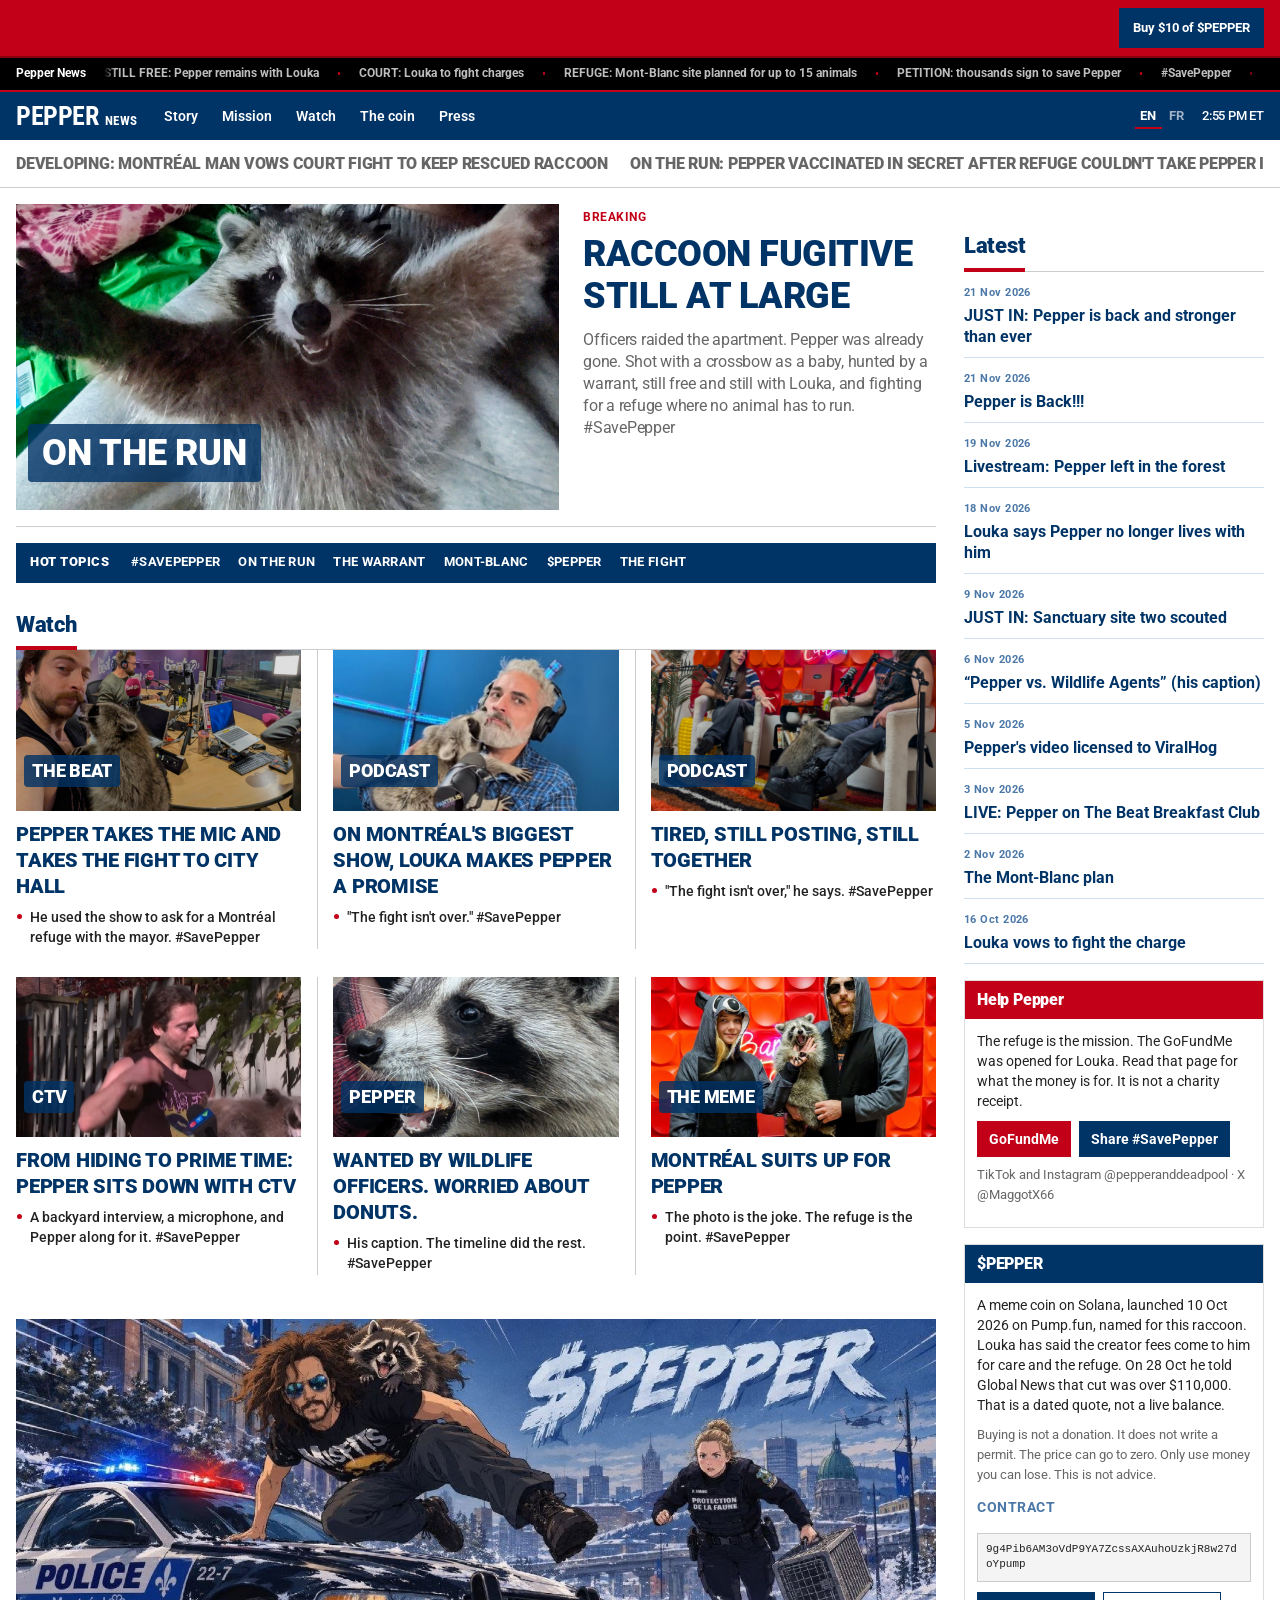
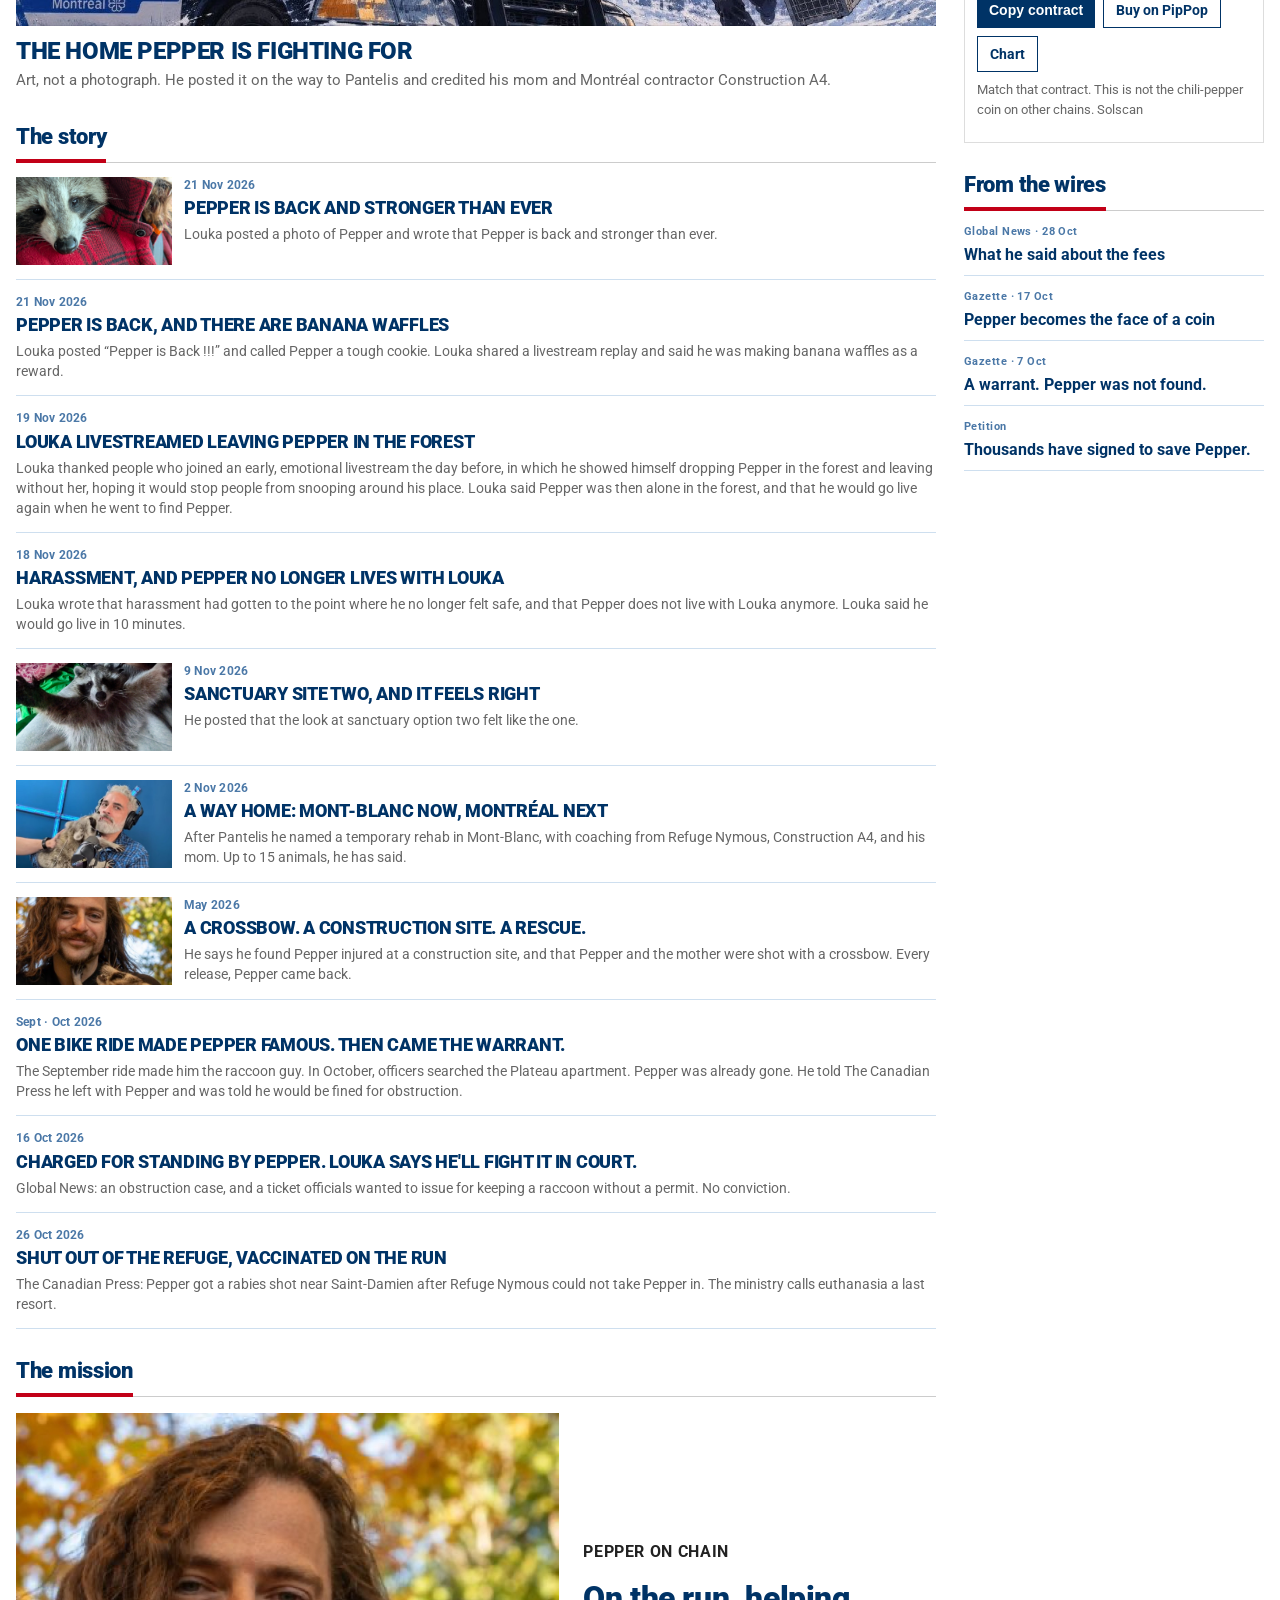
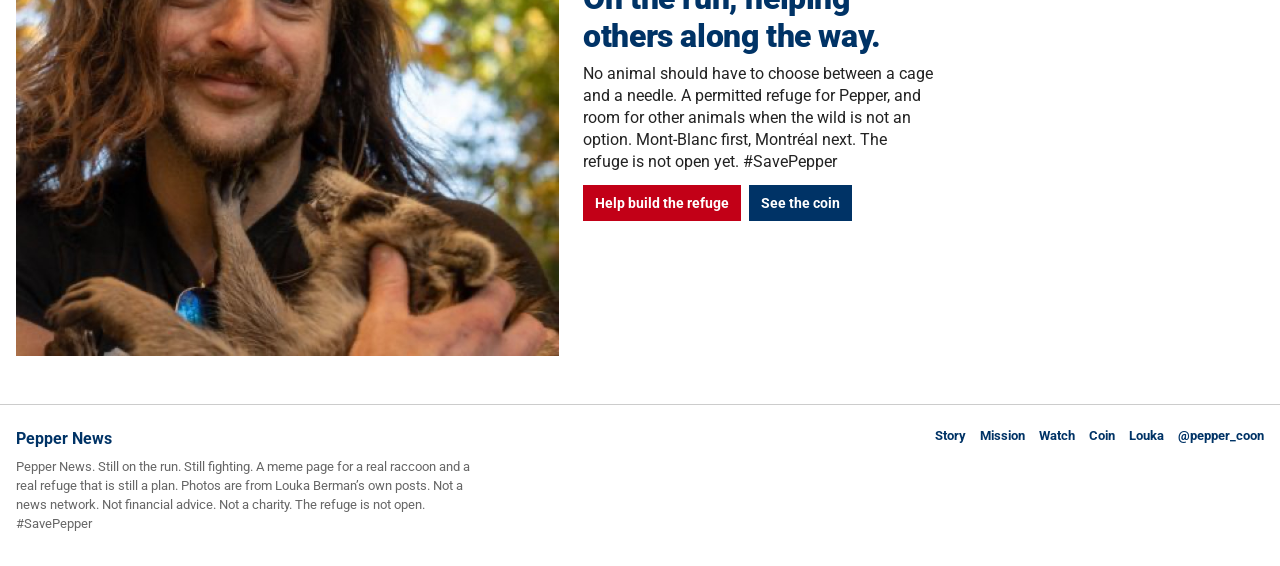
<file: index.html>
<!DOCTYPE html>
<html lang="en">
<head>
  <meta charset="utf-8">
  <meta name="viewport" content="width=device-width, initial-scale=1">
  <title>Pepper News — Still on the Run</title>
  <meta name="description" content="Pepper the raccoon is still with Louka Berman. The mission is a refuge. On the run, helping others along the way. #SavePepper">
  <meta name="theme-color" content="#003366">
  <meta property="og:title" content="RACCOON FUGITIVE STILL AT LARGE">
  <meta property="og:description" content="On the run, helping others along the way. #SavePepper">
  <meta property="og:type" content="website">
  <meta property="og:locale" content="en_CA">
  <meta property="og:locale:alternate" content="fr_CA">
  <meta property="og:image" content="images/road.jpg">
  <link rel="alternate" hreflang="en" href="https://thanoswon96-ai.github.io/Pepper-news/">
  <link rel="alternate" hreflang="fr" href="https://thanoswon96-ai.github.io/Pepper-news/fr/">
  <link rel="alternate" hreflang="x-default" href="https://thanoswon96-ai.github.io/Pepper-news/">
  <link rel="icon" href="favicon.svg?v=2" type="image/svg+xml">
  <link rel="preconnect" href="https://fonts.googleapis.com">
  <link rel="preconnect" href="https://fonts.gstatic.com" crossorigin>
  <link href="https://fonts.googleapis.com/css2?family=Roboto+Condensed:wght@700&family=Roboto:wght@400;500;600;700;900&display=swap" rel="stylesheet">
  <link rel="stylesheet" href="styles.css">
</head>
<body>
  <a class="skip" href="#lead">Skip to the lead</a>

  <div class="support-bar" role="region" aria-label="Support Pepper">
    <div class="support-bar__inner">
      <div class="support-bar__ticker" id="js-ticker" aria-live="polite">
        <span class="support-bar__msg">EVERY TRADE COUNTS</span>
        <span class="support-bar__msg">STAND WITH PEPPER: BUY $10 OF $PEPPER TODAY</span>
        <span class="support-bar__msg">THE FIGHT CONTINUES. #SavePepper</span>
      </div>
      <a class="support-bar__btn btn" id="js-buy" href="https://jup.ag/swap/SOL-9g4Pib6AM3oVdP9YA7ZcssAXAuhoUzkjR8w27doYpump" target="_blank" rel="noopener">Buy $10 of $PEPPER</a>
    </div>
  </div>

  <div class="network-bar">
    <nav class="network" id="js-network" aria-label="Pepper network">
      <a class="on" href="#top">Pepper News</a>
      <a href="#story">STILL FREE: Pepper remains with Louka</a>
      <a href="https://globalnews.ca/news/12104572/montreal-man-raccoon-charges/">COURT: Louka to fight charges</a>
      <a href="https://x.com/MaggotX66/status/2117306463773393124">REFUGE: Mont-Blanc site planned for up to 15 animals</a>
      <a href="https://www.change.org/p/stop-the-killing-of-pepper-the-montreal-raccoon">PETITION: thousands sign to save Pepper</a>
      <a href="#share">#SavePepper</a>
      <a href="https://x.com/pepper_coon">@pepper_coon</a>
    </nav>
  </div>

  <header class="site-header">
    <div class="nav-upper">
      <div class="nav-inner">
        <a class="logo" href="#top" aria-label="Pepper News, home">
          <span class="logo-pepper">PEPPER</span>
          <span class="logo-news">NEWS</span>
        </a>
        <ul class="primary-nav">
          <li><a href="#story">Story</a></li>
          <li><a href="#mission">Mission</a></li>
          <li><a href="#watch">Watch</a></li>
          <li><a href="#coin">The coin</a></li>
          <li><a href="#press">Press</a></li>
        </ul>
        <nav class="langs" aria-label="Language">
          <a href="./" hreflang="en" lang="en" aria-current="page">EN</a>
          <a href="fr/" hreflang="fr" lang="fr">FR</a>
        </nav>
        <p class="clock" id="clock">Montréal</p>
      </div>
    </div>
    <div class="nav-lower">
      <div class="nav-inner">
        <nav class="section-nav" id="js-section-nav" aria-label="Sections">
          <a href="https://globalnews.ca/news/12104572/montreal-man-raccoon-charges/">DEVELOPING: MONTRÉAL MAN VOWS COURT FIGHT TO KEEP RESCUED RACCOON</a>
          <a href="https://www.thecanadianpressnews.ca/environment/a-montreal-man-on-the-run-from-authorities-takes-pet-raccoon-for-rabies-vaccination/article_5146b1f5-847e-50ec-b5cb-e9244a488e9c.html">ON THE RUN: PEPPER VACCINATED IN SECRET AFTER REFUGE COULDN'T TAKE PEPPER IN</a>
          <a href="https://x.com/MaggotX66/status/2119934027876405388">JUST IN: SECOND SANCTUARY SITE SCOUTED, AND LOUKA SAYS IT FEELS RIGHT</a>
          <a href="https://podcasts.apple.com/ca/podcast/pet-raccoon-fugitive-trump-drama-montreal-chaos/id903900287?i=1000799462701">WATCH: PEPPER GOES LIVE ON MONTRÉAL'S BIGGEST SHOW</a>
          <a href="#coin">CRYPTO: INTERNET LAUNCHES $PEPPER COIN AS FANS RALLY BEHIND RACCOON</a>
          <a href="https://www.tiktok.com/@pepperanddeadpool">TikTok</a>
          <a href="https://www.instagram.com/pepperanddeadpool">Instagram</a>
          <a href="https://x.com/MaggotX66">Louka on X</a>
          <a class="hash" href="#share">#SavePepper</a>
        </nav>
      </div>
    </div>
  </header>

  <main class="page" id="top">
    <div class="layout">
      <div>
        <section class="big-top" id="lead" aria-labelledby="title">
          <div id="js-lead">
          <article class="lead">
            <a class="m" href="https://x.com/MaggotX66/status/2119934027876405388">
              <img src="images/road.jpg" alt="Pepper the raccoon, arms out, on Louka Berman’s lap during the sanctuary road trip.">
              <p class="kicker"><span>ON THE RUN</span></p>
            </a>
            <div class="info">
              <p class="eyebrow">BREAKING</p>
              <h1 id="title"><a href="https://x.com/MaggotX66/status/2119934027876405388">RACCOON FUGITIVE STILL AT LARGE</a></h1>
              <p class="dek">Officers raided the apartment. Pepper was already gone. Shot with a crossbow as a baby, hunted by a warrant, still free and still with Louka, and fighting for a refuge where no animal has to run. #SavePepper</p>
            </div>
          </article>
          </div>
        </section>

        <div class="hot" aria-label="Hot topics">
          <span class="hot-label">HOT TOPICS</span>
          <nav class="hot-links" id="js-hot-links">
            <a href="#share">#SavePepper</a>
            <a href="#story">ON THE RUN</a>
            <a href="https://montrealgazette.com/news/a-montreal-man-and-his-unconventional-pet-went-viral-now-pepper-the-raccoon-is-hiding-from-the-law/">The Warrant</a>
            <a href="https://x.com/MaggotX66/status/2117306463773393124">Mont-Blanc</a>
            <a href="#coin">$PEPPER</a>
            <a href="https://globalnews.ca/news/12104572/montreal-man-raccoon-charges/">The Fight</a>
          </nav>
        </div>

        <section id="watch" aria-labelledby="watch-label">
          <h2 class="slab" id="watch-label"><span>Watch</span></h2>
          <div class="thumbs" id="js-watch">
            <article>
              <a class="m" href="https://www.thebeat925.ca/audio/813011/viral-montreal-raccoon-pepper-visits-the-beat-breakfast-club">
                <img class="pos-beat" src="images/beat.jpg" alt="Louka Berman and Pepper in The Beat 92.5 studio.">
                <p class="kicker"><span>THE BEAT</span></p>
              </a>
              <h3><a href="https://www.thebeat925.ca/audio/813011/viral-montreal-raccoon-pepper-visits-the-beat-breakfast-club">PEPPER TAKES THE MIC AND TAKES THE FIGHT TO CITY HALL</a></h3>
              <ul class="related">
                <li><a href="https://www.thebeat925.ca/audio/813011/viral-montreal-raccoon-pepper-visits-the-beat-breakfast-club">He used the show to ask for a Montréal refuge with the mayor. #SavePepper</a></li>
              </ul>
            </article>
            <article>
              <a class="m" href="https://podcasts.apple.com/ca/podcast/pet-raccoon-fugitive-trump-drama-montreal-chaos/id903900287?i=1000799462701">
                <img src="images/pantelis.jpg" alt="Pepper on the Pantelis Podcast microphone, held up to the host.">
                <p class="kicker"><span>PODCAST</span></p>
              </a>
              <h3><a href="https://podcasts.apple.com/ca/podcast/pet-raccoon-fugitive-trump-drama-montreal-chaos/id903900287?i=1000799462701">ON MONTRÉAL'S BIGGEST SHOW, LOUKA MAKES PEPPER A PROMISE</a></h3>
              <ul class="related">
                <li><a href="https://x.com/MaggotX66/status/2117306463773393124">"The fight isn't over." #SavePepper</a></li>
              </ul>
            </article>
            <article>
              <a class="m" href="https://x.com/MaggotX66/status/2118042885199433980">
                <img class="pos-barely" src="images/barely.jpg" alt="Pepper on Louka Berman’s lap during the Barely Edited podcast.">
                <p class="kicker"><span>PODCAST</span></p>
              </a>
              <h3><a href="https://x.com/MaggotX66/status/2118042885199433980">TIRED, STILL POSTING, STILL TOGETHER</a></h3>
              <ul class="related">
                <li><a href="https://x.com/MaggotX66/status/2118042885199433980">"The fight isn't over," he says. #SavePepper</a></li>
              </ul>
            </article>
            <article>
              <a class="m" href="https://www.youtube.com/watch?v=VGWRIcxWneM">
                <img src="images/ctv.jpg" alt="Louka Berman holding Pepper during a CTV interview by a wooden fence.">
                <p class="kicker"><span>CTV</span></p>
              </a>
              <h3><a href="https://www.youtube.com/watch?v=VGWRIcxWneM">FROM HIDING TO PRIME TIME: PEPPER SITS DOWN WITH CTV</a></h3>
              <ul class="related">
                <li><a href="https://www.youtube.com/watch?v=VGWRIcxWneM">A backyard interview, a microphone, and Pepper along for it. #SavePepper</a></li>
              </ul>
            </article>
            <article>
              <a class="m" href="https://x.com/MaggotX66/status/2117369823193649214">
                <img class="pos-donut" src="images/donut.jpg" alt="Close-up of Pepper eating a piece of donut.">
                <p class="kicker"><span>PEPPER</span></p>
              </a>
              <h3><a href="https://x.com/MaggotX66/status/2117369823193649214">WANTED BY WILDLIFE OFFICERS. WORRIED ABOUT DONUTS.</a></h3>
              <ul class="related">
                <li><a href="https://x.com/MaggotX66/status/2117369823193649214">His caption. The timeline did the rest. #SavePepper</a></li>
              </ul>
            </article>
            <article>
              <a class="m" href="#">
                <img class="pos-holder" src="images/holder.jpg" alt="Two people in raccoon onesies holding Pepper in front of an orange wall.">
                <p class="kicker"><span>THE MEME</span></p>
              </a>
              <h3><a href="#">MONTRÉAL SUITS UP FOR PEPPER</a></h3>
              <ul class="related">
                <li><a href="#coin">The photo is the joke. The refuge is the point. #SavePepper</a></li>
              </ul>
            </article>
          </div>
        </section>

        <section class="poster" id="js-poster" aria-labelledby="poster-title">
          <a class="m banner" href="https://x.com/MaggotX66/status/2117172145344180280">
            <img src="images/heading.jpg" alt="A poster Louka shared: a man and a raccoon over a Montréal skyline, with the words $PEPPER.">
          </a>
          <h3 id="poster-title"><a href="https://x.com/MaggotX66/status/2117172145344180280">THE HOME PEPPER IS FIGHTING FOR</a></h3>
          <p>Art, not a photograph. He posted it on the way to Pantelis and credited his mom and Montréal contractor Construction A4.</p>
        </section>

        <section id="story" aria-labelledby="story-label">
          <h2 class="slab" id="story-label"><span>The story</span></h2>
          <div class="river" id="js-river">
            <a class="row" href="https://x.com/MaggotX66/status/2119934027876405388">
              <img src="images/road.jpg" alt="">
              <div>
                <time datetime="2026-11-09">9 Nov 2026</time>
                <h3>SANCTUARY SITE TWO, AND IT FEELS RIGHT</h3>
                <p>He posted that the look at sanctuary option two felt like the one.</p>
              </div>
            </a>
            <a class="row" href="https://x.com/MaggotX66/status/2117306463773393124">
              <img src="images/pantelis.jpg" alt="">
              <div>
                <time datetime="2026-11-02">2 Nov 2026</time>
                <h3>A WAY HOME: MONT-BLANC NOW, MONTRÉAL NEXT</h3>
                <p>After Pantelis he named a temporary rehab in Mont-Blanc, with coaching from Refuge Nymous, Construction A4, and his mom. Up to 15 animals, he has said.</p>
              </div>
            </a>
            <a class="row" href="https://x.com/MaggotX66">
              <img class="pos-avatar" src="images/avatar.jpg" alt="Louka Berman holding Pepper outdoors. This is his profile photo, not a press handout.">
              <div>
                <time datetime="2026-05-01">May 2026</time>
                <h3>A CROSSBOW. A CONSTRUCTION SITE. A RESCUE.</h3>
                <p>He says he found Pepper injured at a construction site, and that Pepper and the mother were shot with a crossbow. Every release, Pepper came back.</p>
              </div>
            </a>
            <a class="row plain" href="https://montrealgazette.com/news/a-montreal-man-and-his-unconventional-pet-went-viral-now-pepper-the-raccoon-is-hiding-from-the-law/">
              <div>
                <time datetime="2026-10-07">Sept · Oct 2026</time>
                <h3>ONE BIKE RIDE MADE PEPPER FAMOUS. THEN CAME THE WARRANT.</h3>
                <p>The September ride made him the raccoon guy. In October, officers searched the Plateau apartment. Pepper was already gone. He told The Canadian Press he left with Pepper and was told he would be fined for obstruction.</p>
              </div>
            </a>
            <a class="row plain" href="https://globalnews.ca/news/12104572/montreal-man-raccoon-charges/">
              <div>
                <time datetime="2026-10-16">16 Oct 2026</time>
                <h3>CHARGED FOR STANDING BY PEPPER. LOUKA SAYS HE'LL FIGHT IT IN COURT.</h3>
                <p>Global News: an obstruction case, and a ticket officials wanted to issue for keeping a raccoon without a permit. No conviction.</p>
              </div>
            </a>
            <a class="row plain" href="https://www.thecanadianpressnews.ca/environment/a-montreal-man-on-the-run-from-authorities-takes-pet-raccoon-for-rabies-vaccination/article_5146b1f5-847e-50ec-b5cb-e9244a488e9c.html">
              <div>
                <time datetime="2026-10-26">26 Oct 2026</time>
                <h3>SHUT OUT OF THE REFUGE, VACCINATED ON THE RUN</h3>
                <p>The Canadian Press: Pepper got a rabies shot near Saint-Damien after Refuge Nymous could not take Pepper in. The ministry calls euthanasia a last resort.</p>
              </div>
            </a>
          </div>
        </section>

        <section id="mission" aria-labelledby="mission-label">
          <h2 class="slab"><span>The mission</span></h2>
          <div class="feature">
            <a class="m" href="https://www.gofundme.com/f/save-pepper-and-help-build-a-wildlife-sanctuary-in-montreal-edwq7">
              <img class="pos-avatar" src="images/avatar.jpg" alt="Louka Berman holding Pepper, autumn leaves behind them.">
            </a>
            <div>
              <p class="eyebrow">Pepper on Chain</p>
              <h3 id="mission-label">On the run, helping others along the way.</h3>
              <p>No animal should have to choose between a cage and a needle. A permitted refuge for Pepper, and room for other animals when the wild is not an option. Mont-Blanc first, Montréal next. The refuge is not open yet. #SavePepper</p>
              <div class="actions">
                <a class="btn" href="https://www.gofundme.com/f/save-pepper-and-help-build-a-wildlife-sanctuary-in-montreal-edwq7">Help build the refuge</a>
                <a class="btn navy" href="#coin">See the coin</a>
              </div>
            </div>
          </div>
        </section>
      </div>

      <aside>
        <h2 class="slab"><span>Latest</span></h2>
        <ol class="side-list" id="js-latest">
          <li><a href="https://x.com/MaggotX66/status/2119934027876405388"><time>9 Nov 2026</time>JUST IN: Sanctuary site two scouted</a></li>
          <li><a href="https://x.com/MaggotX66/status/2118695314479566945"><time>6 Nov 2026</time>“Pepper vs. Wildlife Agents” (his caption)</a></li>
          <li><a href="https://x.com/MaggotX66/status/2118486477336088733"><time>5 Nov 2026</time>Pepper's video licensed to ViralHog</a></li>
          <li><a href="https://www.thebeat925.ca/audio/813011/viral-montreal-raccoon-pepper-visits-the-beat-breakfast-club"><time>3 Nov 2026</time>LIVE: Pepper on The Beat Breakfast Club</a></li>
          <li><a href="https://x.com/MaggotX66/status/2117306463773393124"><time>2 Nov 2026</time>The Mont-Blanc plan</a></li>
          <li><a href="https://globalnews.ca/news/12104572/montreal-man-raccoon-charges/"><time>16 Oct 2026</time>Louka vows to fight the charge</a></li>
        </ol>

        <section class="rail-box help" id="share">
          <h2>Help Pepper</h2>
          <div class="pad">
            <p>The refuge is the mission. The GoFundMe was opened for Louka. Read that page for what the money is for. It is not a charity receipt.</p>
            <div class="actions">
              <a class="btn" href="https://www.gofundme.com/f/save-pepper-and-help-build-a-wildlife-sanctuary-in-montreal-edwq7">GoFundMe</a>
              <a class="btn navy" href="https://twitter.com/intent/tweet?text=Pepper%20is%20still%20with%20Louka.%20On%20the%20run%2C%20helping%20others%20along%20the%20way.%20%23SavePepper">Share #SavePepper</a>
            </div>
            <p class="fine">TikTok and Instagram @pepperanddeadpool · X @MaggotX66</p>
          </div>
        </section>

        <section class="rail-box" id="coin">
          <h2>$PEPPER</h2>
          <div class="pad">
            <p>A meme coin on Solana, launched 10 Oct 2026 on Pump.fun, named for this raccoon. Louka has said the creator fees come to him for care and the refuge. On 28 Oct he told Global News that cut was over $110,000. That is a dated quote, not a live balance.</p>
            <p class="fine">Buying is not a donation. It does not write a permit. The price can go to zero. Only use money you can lose. This is not advice.</p>
            <p class="eyebrow blue">Contract</p>
            <code id="contract">9g4Pib6AM3oVdP9YA7ZcssAXAuhoUzkjR8w27doYpump</code>
            <div class="actions">
              <button class="btn navy" type="button" id="copy">Copy contract</button>
              <a class="btn ghost" href="https://pippop.fun/coin/9g4Pib6AM3oVdP9YA7ZcssAXAuhoUzkjR8w27doYpump">Buy on PipPop</a>
              <a class="btn ghost" href="https://dexscreener.com/solana/9g4Pib6AM3oVdP9YA7ZcssAXAuhoUzkjR8w27doYpump">Chart</a>
            </div>
            <p class="fine">Match that contract. This is not the chili-pepper coin on other chains. <a href="https://solscan.io/token/9g4Pib6AM3oVdP9YA7ZcssAXAuhoUzkjR8w27doYpump">Solscan</a></p>
          </div>
        </section>

        <section id="press">
          <h2 class="slab"><span>From the wires</span></h2>
          <ol class="side-list" id="js-press">
            <li><a href="https://globalnews.ca/news/12124980/montreals-raccoon-guy-collects-cryptocurrency-fees/"><time>Global News · 28 Oct</time>What he said about the fees</a></li>
            <li><a href="https://montrealgazette.com/news/pepper-montreal-viral-raccoon-cryptocurrency-memecoin/"><time>Gazette · 17 Oct</time>Pepper becomes the face of a coin</a></li>
            <li><a href="https://montrealgazette.com/news/a-montreal-man-and-his-unconventional-pet-went-viral-now-pepper-the-raccoon-is-hiding-from-the-law/"><time>Gazette · 7 Oct</time>A warrant. Pepper was not found.</a></li>
            <li><a href="https://www.change.org/p/stop-the-killing-of-pepper-the-montreal-raccoon"><time>Petition</time>Thousands have signed to save Pepper.</a></li>
          </ol>
        </section>
      </aside>
    </div>
  </main>

  <footer class="foot">
    <div class="foot-inner">
      <div>
        <strong>Pepper News</strong>
        <p>Pepper News. Still on the run. Still fighting. A meme page for a real raccoon and a real refuge that is still a plan. Photos are from Louka Berman’s own posts. Not a news network. Not financial advice. Not a charity. The refuge is not open. #SavePepper</p>
      </div>
      <nav aria-label="Footer">
        <a href="#story">Story</a>
        <a href="#mission">Mission</a>
        <a href="#watch">Watch</a>
        <a href="#coin">Coin</a>
        <a href="https://x.com/MaggotX66">Louka</a>
        <a href="https://x.com/pepper_coon">@pepper_coon</a>
      </nav>
    </div>
  </footer>

  <script src="stories.js" defer></script>
  <script>
    (function () {
      var clock = document.getElementById("clock");
      function tick() {
        try {
          var time = new Intl.DateTimeFormat("en-US", {
            timeZone: "America/Toronto",
            hour: "numeric",
            minute: "2-digit"
          }).format(new Date());
          clock.textContent = time + " ET";
        } catch (e) {
          clock.textContent = "Montréal";
        }
      }
      tick();
      setInterval(tick, 30000);

      var button = document.getElementById("copy");
      button.addEventListener("click", function () {
        var text = document.getElementById("contract").textContent.trim();
        var label = button.textContent;
        function show(next) {
          button.textContent = next;
          setTimeout(function () { button.textContent = label; }, 1400);
        }
        if (navigator.clipboard && navigator.clipboard.writeText) {
          navigator.clipboard.writeText(text).then(function () {
            show("Copied");
          }).catch(function () {
            show("Select the contract");
          });
        } else {
          show("Select the contract");
        }
      });
    })();
  </script>
</body>
</html>
</file>
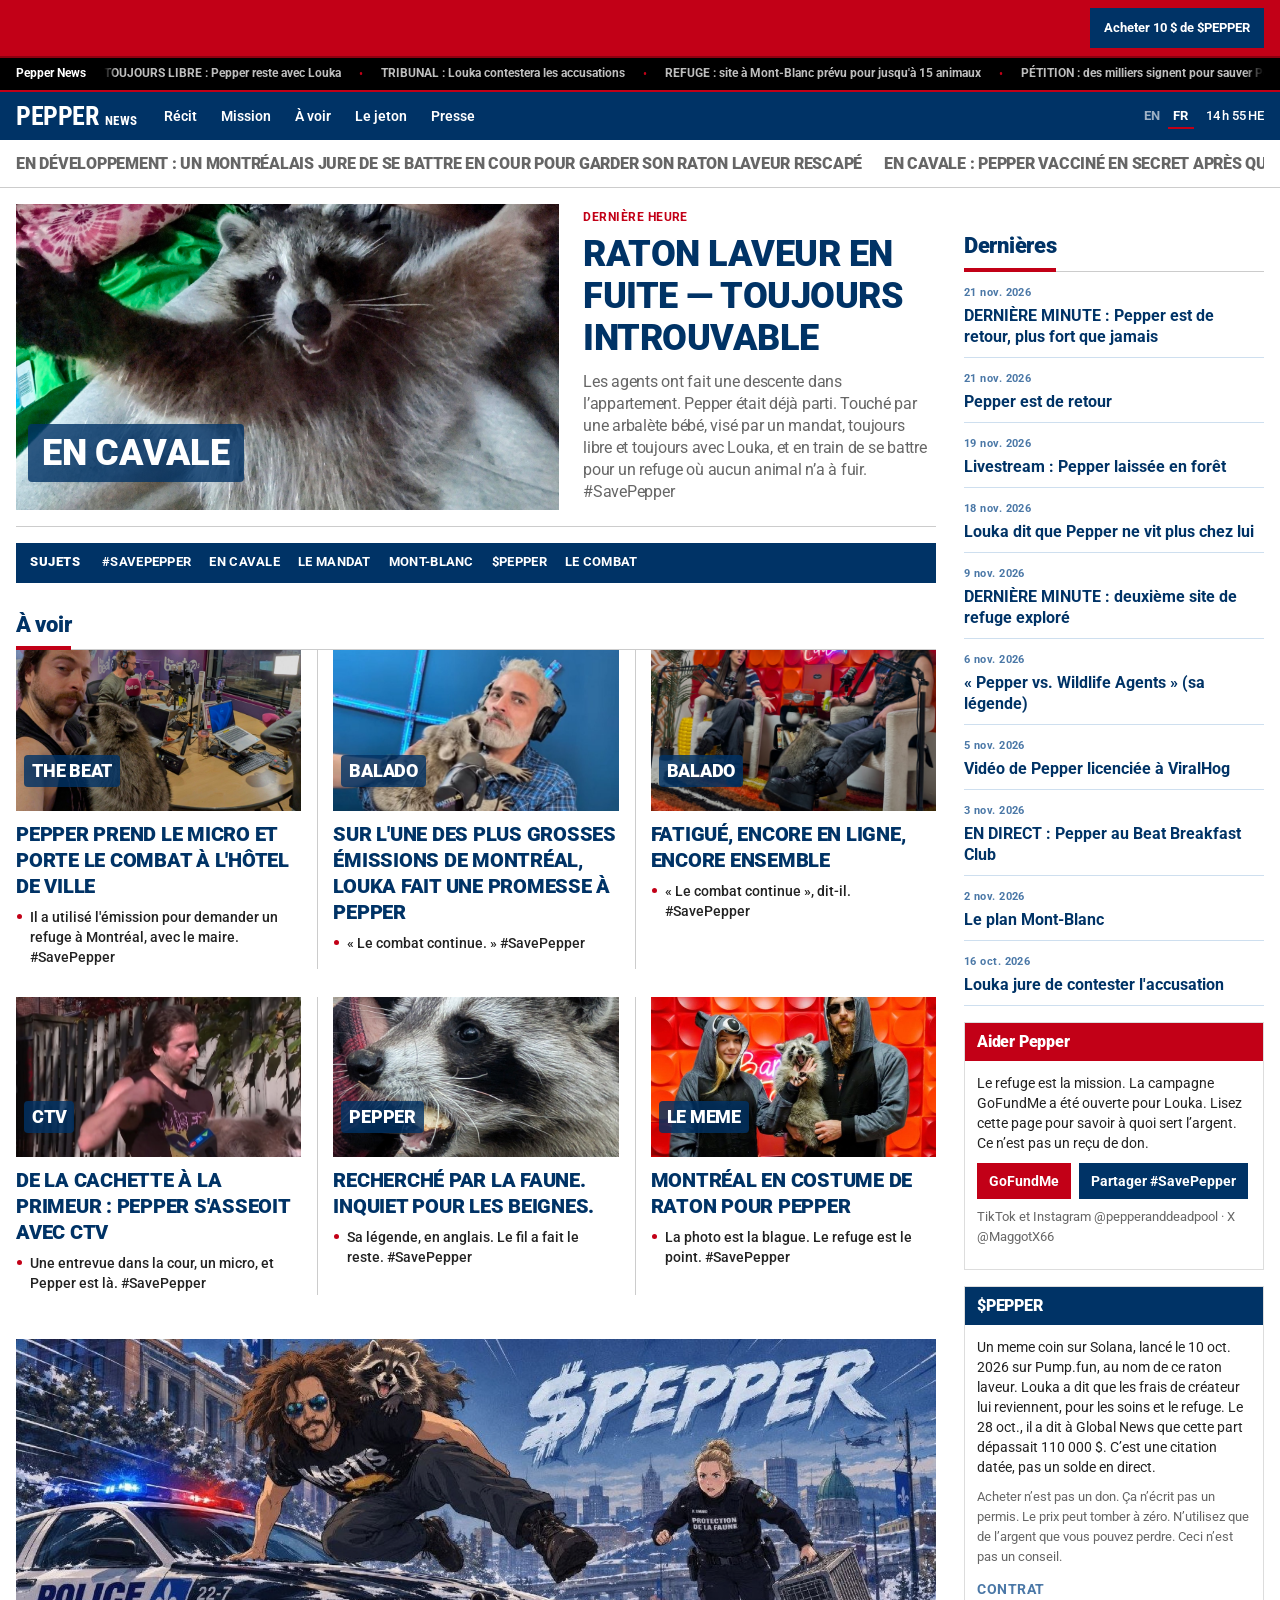
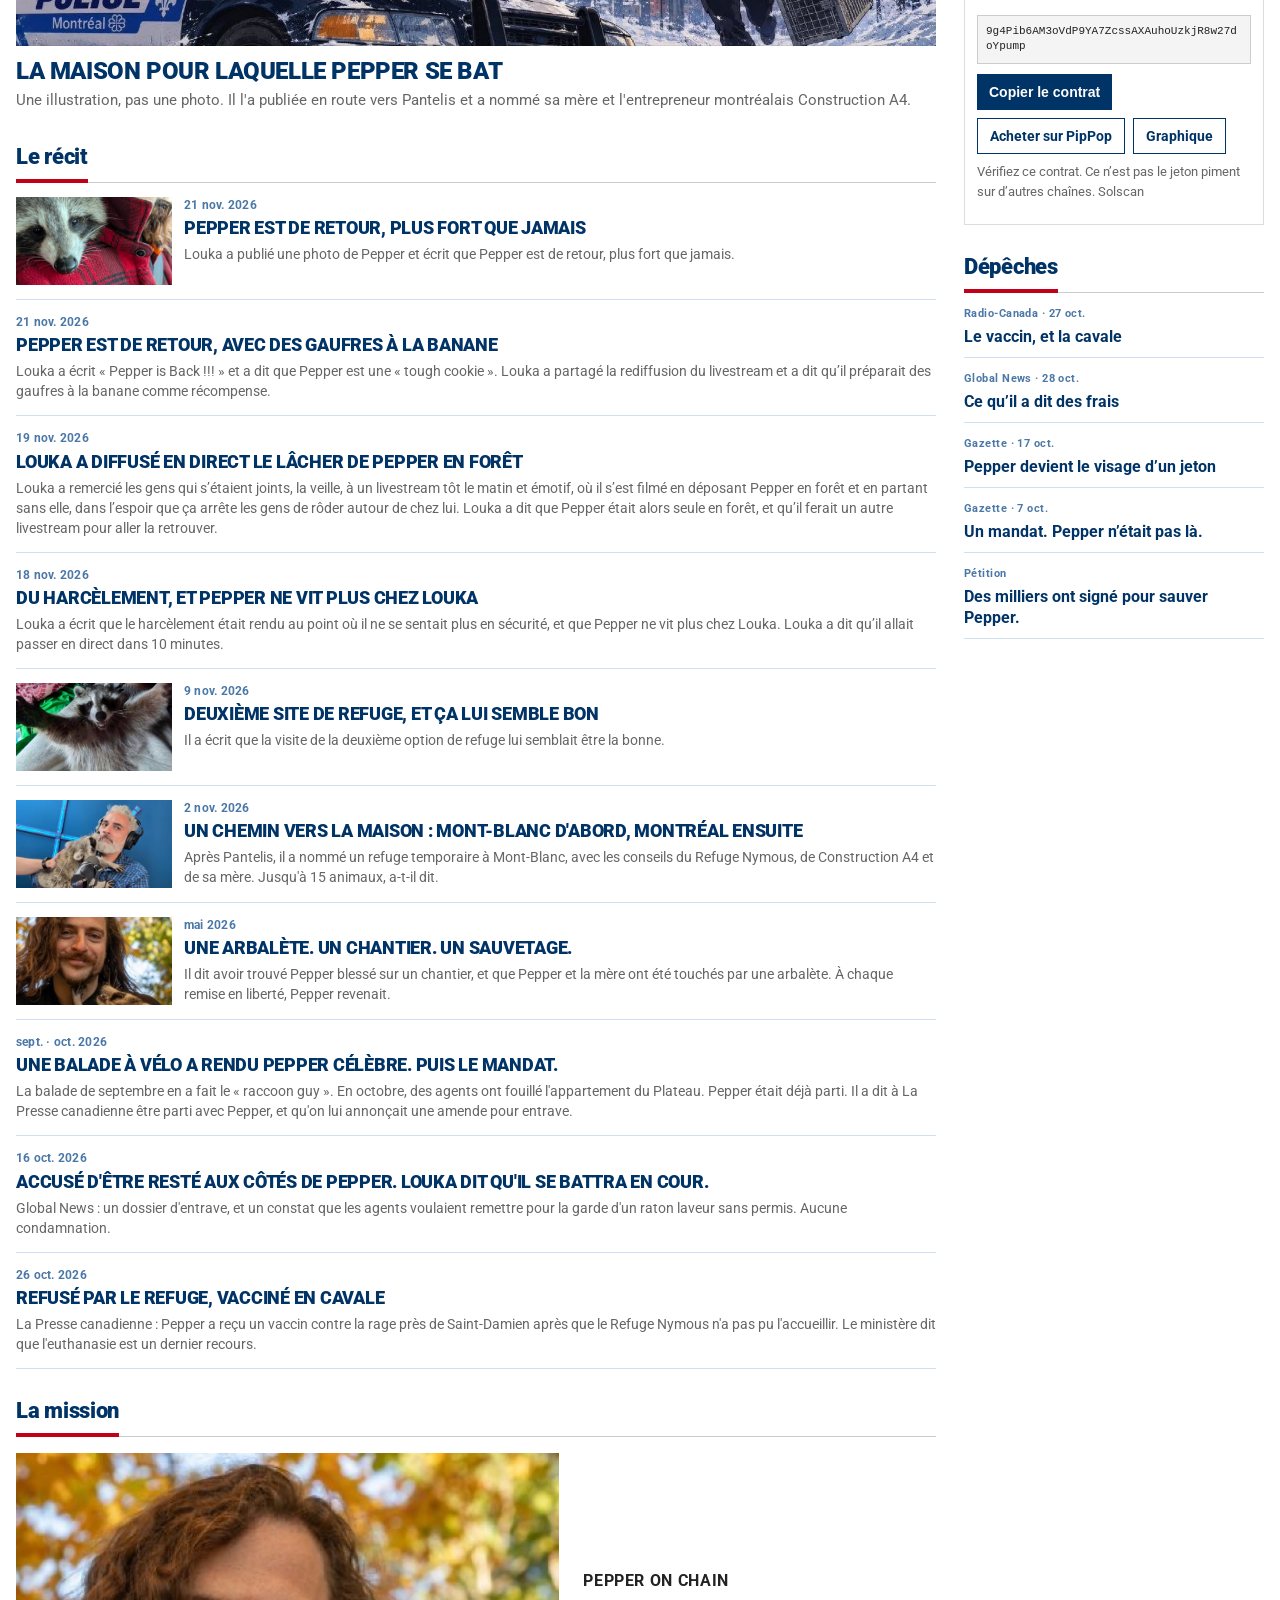
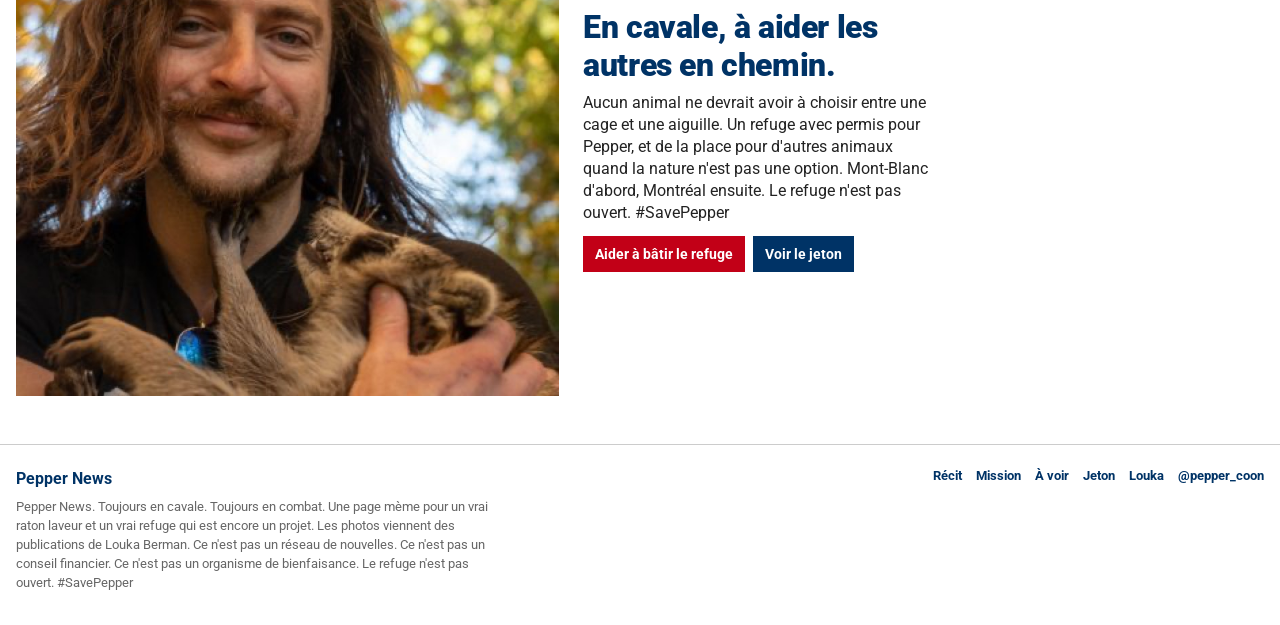
<file: fr/index.html>
<!DOCTYPE html>
<html lang="fr">
<head>
  <meta charset="utf-8">
  <meta name="viewport" content="width=device-width, initial-scale=1">
  <title>Pepper News — Toujours en cavale</title>
  <meta name="description" content="Pepper, le raton laveur, est toujours avec Louka Berman. La mission est un refuge. En cavale, à aider les autres en chemin. #SavePepper">
  <meta name="theme-color" content="#003366">
  <meta property="og:title" content="RATON LAVEUR EN FUITE — TOUJOURS INTROUVABLE">
  <meta property="og:description" content="En cavale, à aider les autres en chemin. #SavePepper">
  <meta property="og:type" content="website">
  <meta property="og:locale" content="fr_CA">
  <meta property="og:locale:alternate" content="en_CA">
  <meta property="og:image" content="https://thanoswon96-ai.github.io/Pepper-news/images/road.jpg">
  <link rel="alternate" hreflang="en" href="https://thanoswon96-ai.github.io/Pepper-news/">
  <link rel="alternate" hreflang="fr" href="https://thanoswon96-ai.github.io/Pepper-news/fr/">
  <link rel="alternate" hreflang="x-default" href="https://thanoswon96-ai.github.io/Pepper-news/">
  <link rel="icon" href="../favicon.svg?v=2" type="image/svg+xml">
  <link rel="preconnect" href="https://fonts.googleapis.com">
  <link rel="preconnect" href="https://fonts.gstatic.com" crossorigin>
  <link href="https://fonts.googleapis.com/css2?family=Roboto+Condensed:wght@700&family=Roboto:wght@400;500;600;700;900&display=swap" rel="stylesheet">
  <link rel="stylesheet" href="../styles.css">
</head>
<body>
  <a class="skip" href="#lead">Aller à la une</a>

  <div class="support-bar" role="region" aria-label="Soutenir Pepper">
    <div class="support-bar__inner">
      <div class="support-bar__ticker" id="js-ticker" aria-live="polite">
        <span class="support-bar__msg">CHAQUE TRANSACTION COMPTE</span>
        <span class="support-bar__msg">SOUTENEZ PEPPER : ACHETEZ 10 $ DE $PEPPER AUJOURD'HUI</span>
        <span class="support-bar__msg">LE COMBAT CONTINUE. #SavePepper</span>
      </div>
      <a class="support-bar__btn btn" id="js-buy" href="https://jup.ag/swap/SOL-9g4Pib6AM3oVdP9YA7ZcssAXAuhoUzkjR8w27doYpump" target="_blank" rel="noopener">Acheter 10 $ de $PEPPER</a>
    </div>
  </div>

  <div class="network-bar">
    <nav class="network" id="js-network" aria-label="Réseau Pepper">
      <a class="on" href="#top">Pepper News</a>
      <a href="#story">TOUJOURS LIBRE : Pepper reste avec Louka</a>
      <a href="https://globalnews.ca/news/12104572/montreal-man-raccoon-charges/">TRIBUNAL : Louka contestera les accusations</a>
      <a href="https://x.com/MaggotX66/status/2117306463773393124">REFUGE : site à Mont-Blanc prévu pour jusqu'à 15 animaux</a>
      <a href="https://www.change.org/p/stop-the-killing-of-pepper-the-montreal-raccoon">PÉTITION : des milliers signent pour sauver Pepper</a>
      <a href="#share">#SavePepper</a>
      <a href="https://x.com/pepper_coon">@pepper_coon</a>
    </nav>
  </div>

  <header class="site-header">
    <div class="nav-upper">
      <div class="nav-inner">
        <a class="logo" href="#top" aria-label="Pepper News, accueil">
          <span class="logo-pepper">PEPPER</span>
          <span class="logo-news">NEWS</span>
        </a>
        <ul class="primary-nav">
          <li><a href="#story">Récit</a></li>
          <li><a href="#mission">Mission</a></li>
          <li><a href="#watch">À voir</a></li>
          <li><a href="#coin">Le jeton</a></li>
          <li><a href="#press">Presse</a></li>
        </ul>
        <nav class="langs" aria-label="Langue">
          <a href="../" hreflang="en" lang="en">EN</a>
          <a href="./" hreflang="fr" lang="fr" aria-current="page">FR</a>
        </nav>
        <p class="clock" id="clock">Montréal</p>
      </div>
    </div>
    <div class="nav-lower">
      <div class="nav-inner">
        <nav class="section-nav" id="js-section-nav" aria-label="Sections">
          <a href="https://globalnews.ca/news/12104572/montreal-man-raccoon-charges/">EN DÉVELOPPEMENT : UN MONTRÉALAIS JURE DE SE BATTRE EN COUR POUR GARDER SON RATON LAVEUR RESCAPÉ</a>
          <a href="https://ici.radio-canada.ca/nouvelle/2296366/raton-laveur-pepper-montreal-domestique-autorites">EN CAVALE : PEPPER VACCINÉ EN SECRET APRÈS QUE LE REFUGE NE POUVAIT PAS L'ACCUEILLIR</a>
          <a href="https://x.com/MaggotX66/status/2119934027876405388">DERNIÈRE MINUTE : DEUXIÈME SITE DE REFUGE EXPLORÉ, ET LOUKA DIT QUE ÇA LUI SEMBLE BON</a>
          <a href="https://podcasts.apple.com/ca/podcast/pet-raccoon-fugitive-trump-drama-montreal-chaos/id903900287?i=1000799462701">À VOIR : PEPPER EN DIRECT DANS L'UNE DES PLUS GROSSES ÉMISSIONS DE MONTRÉAL</a>
          <a href="#coin">CRYPTO : INTERNET LANCE LE JETON $PEPPER POUR SOUTENIR LE RATON</a>
          <a href="https://www.tiktok.com/@pepperanddeadpool">TikTok</a>
          <a href="https://www.instagram.com/pepperanddeadpool">Instagram</a>
          <a href="https://x.com/MaggotX66">Louka sur X</a>
          <a class="hash" href="#share">#SavePepper</a>
        </nav>
      </div>
    </div>
  </header>

  <main class="page" id="top">
    <div class="layout">
      <div>
        <section class="big-top" id="lead" aria-labelledby="title">
          <div id="js-lead">
          <article class="lead">
            <a class="m" href="https://x.com/MaggotX66/status/2119934027876405388">
              <img src="../images/road.jpg" alt="Pepper, le raton laveur, les bras ouverts, sur les genoux de Louka Berman pendant la route du refuge.">
              <p class="kicker"><span>EN CAVALE</span></p>
            </a>
            <div class="info">
              <p class="eyebrow">DERNIÈRE HEURE</p>
              <h1 id="title"><a href="https://x.com/MaggotX66/status/2119934027876405388">RATON LAVEUR EN FUITE — TOUJOURS INTROUVABLE</a></h1>
              <p class="dek">Les agents ont fait une descente dans l’appartement. Pepper était déjà parti. Touché par une arbalète bébé, visé par un mandat, toujours libre et toujours avec Louka, et en train de se battre pour un refuge où aucun animal n’a à fuir. #SavePepper</p>
            </div>
          </article>
          </div>
        </section>

        <div class="hot" aria-label="Sujets">
          <span class="hot-label">SUJETS</span>
          <nav class="hot-links" id="js-hot-links">
            <a href="#share">#SavePepper</a>
            <a href="#story">EN CAVALE</a>
            <a href="https://montrealgazette.com/news/a-montreal-man-and-his-unconventional-pet-went-viral-now-pepper-the-raccoon-is-hiding-from-the-law/">Le mandat</a>
            <a href="https://x.com/MaggotX66/status/2117306463773393124">Mont-Blanc</a>
            <a href="#coin">$PEPPER</a>
            <a href="https://globalnews.ca/news/12104572/montreal-man-raccoon-charges/">Le combat</a>
          </nav>
        </div>

        <section id="watch" aria-labelledby="watch-label">
          <h2 class="slab" id="watch-label"><span>À voir</span></h2>
          <div class="thumbs" id="js-watch">
            <article>
              <a class="m" href="https://www.thebeat925.ca/audio/813011/viral-montreal-raccoon-pepper-visits-the-beat-breakfast-club">
                <img class="pos-beat" src="../images/beat.jpg" alt="Louka Berman et Pepper dans le studio de The Beat 92.5.">
                <p class="kicker"><span>THE BEAT</span></p>
              </a>
              <h3><a href="https://www.thebeat925.ca/audio/813011/viral-montreal-raccoon-pepper-visits-the-beat-breakfast-club">PEPPER PREND LE MICRO ET PORTE LE COMBAT À L'HÔTEL DE VILLE</a></h3>
              <ul class="related">
                <li><a href="https://www.thebeat925.ca/audio/813011/viral-montreal-raccoon-pepper-visits-the-beat-breakfast-club">Il a utilisé l'émission pour demander un refuge à Montréal, avec le maire. #SavePepper</a></li>
              </ul>
            </article>
            <article>
              <a class="m" href="https://podcasts.apple.com/ca/podcast/pet-raccoon-fugitive-trump-drama-montreal-chaos/id903900287?i=1000799462701">
                <img src="../images/pantelis.jpg" alt="Pepper au micro du balado Pantelis, tenu vers l’animateur.">
                <p class="kicker"><span>BALADO</span></p>
              </a>
              <h3><a href="https://podcasts.apple.com/ca/podcast/pet-raccoon-fugitive-trump-drama-montreal-chaos/id903900287?i=1000799462701">SUR L'UNE DES PLUS GROSSES ÉMISSIONS DE MONTRÉAL, LOUKA FAIT UNE PROMESSE À PEPPER</a></h3>
              <ul class="related">
                <li><a href="https://x.com/MaggotX66/status/2117306463773393124">« Le combat continue. » #SavePepper</a></li>
              </ul>
            </article>
            <article>
              <a class="m" href="https://x.com/MaggotX66/status/2118042885199433980">
                <img class="pos-barely" src="../images/barely.jpg" alt="Pepper sur les genoux de Louka Berman pendant le balado Barely Edited.">
                <p class="kicker"><span>BALADO</span></p>
              </a>
              <h3><a href="https://x.com/MaggotX66/status/2118042885199433980">FATIGUÉ, ENCORE EN LIGNE, ENCORE ENSEMBLE</a></h3>
              <ul class="related">
                <li><a href="https://x.com/MaggotX66/status/2118042885199433980">« Le combat continue », dit-il. #SavePepper</a></li>
              </ul>
            </article>
            <article>
              <a class="m" href="https://www.youtube.com/watch?v=VGWRIcxWneM">
                <img src="../images/ctv.jpg" alt="Louka Berman tient Pepper pendant une entrevue de CTV, près d’une clôture de bois.">
                <p class="kicker"><span>CTV</span></p>
              </a>
              <h3><a href="https://www.youtube.com/watch?v=VGWRIcxWneM">DE LA CACHETTE À LA PRIMEUR : PEPPER S'ASSEOIT AVEC CTV</a></h3>
              <ul class="related">
                <li><a href="https://www.youtube.com/watch?v=VGWRIcxWneM">Une entrevue dans la cour, un micro, et Pepper est là. #SavePepper</a></li>
              </ul>
            </article>
            <article>
              <a class="m" href="https://x.com/MaggotX66/status/2117369823193649214">
                <img class="pos-donut" src="../images/donut.jpg" alt="Gros plan de Pepper qui mange un morceau de beigne.">
                <p class="kicker"><span>PEPPER</span></p>
              </a>
              <h3><a href="https://x.com/MaggotX66/status/2117369823193649214">RECHERCHÉ PAR LA FAUNE. INQUIET POUR LES BEIGNES.</a></h3>
              <ul class="related">
                <li><a href="https://x.com/MaggotX66/status/2117369823193649214">Sa légende, en anglais. Le fil a fait le reste. #SavePepper</a></li>
              </ul>
            </article>
            <article>
              <a class="m" href="#">
                <img class="pos-holder" src="../images/holder.jpg" alt="Deux personnes en costume de raton laveur tiennent Pepper devant un mur orange.">
                <p class="kicker"><span>LE MEME</span></p>
              </a>
              <h3><a href="#">MONTRÉAL EN COSTUME DE RATON POUR PEPPER</a></h3>
              <ul class="related">
                <li><a href="#coin">La photo est la blague. Le refuge est le point. #SavePepper</a></li>
              </ul>
            </article>
          </div>
        </section>

        <section class="poster" id="js-poster" aria-labelledby="poster-title">
          <a class="m banner" href="https://x.com/MaggotX66/status/2117172145344180280">
            <img src="../images/heading.jpg" alt="Une affiche partagée par Louka : un homme et un raton laveur au-dessus du ciel de Montréal, avec les mots $PEPPER.">
          </a>
          <h3 id="poster-title"><a href="https://x.com/MaggotX66/status/2117172145344180280">LA MAISON POUR LAQUELLE PEPPER SE BAT</a></h3>
          <p>Une illustration, pas une photo. Il l'a publiée en route vers Pantelis et a nommé sa mère et l'entrepreneur montréalais Construction A4.</p>
        </section>

        <section id="story" aria-labelledby="story-label">
          <h2 class="slab" id="story-label"><span>Le récit</span></h2>
          <div class="river" id="js-river">
            <a class="row" href="https://x.com/MaggotX66/status/2119934027876405388">
              <img src="../images/road.jpg" alt="">
              <div>
                <time datetime="2026-11-09">9 nov. 2026</time>
                <h3>DEUXIÈME SITE DE REFUGE, ET ÇA LUI SEMBLE BON</h3>
                <p>Il a écrit que la visite de la deuxième option de refuge lui semblait être la bonne.</p>
              </div>
            </a>
            <a class="row" href="https://x.com/MaggotX66/status/2117306463773393124">
              <img src="../images/pantelis.jpg" alt="">
              <div>
                <time datetime="2026-11-02">2 nov. 2026</time>
                <h3>UN CHEMIN VERS LA MAISON : MONT-BLANC D'ABORD, MONTRÉAL ENSUITE</h3>
                <p>Après Pantelis, il a nommé un refuge temporaire à Mont-Blanc, avec les conseils du Refuge Nymous, de Construction A4 et de sa mère. Jusqu'à 15 animaux, a-t-il dit.</p>
              </div>
            </a>
            <a class="row" href="https://x.com/MaggotX66">
              <img class="pos-avatar" src="../images/avatar.jpg" alt="Louka Berman tient Pepper dehors. C’est sa photo de profil, pas une photo de presse.">
              <div>
                <time datetime="2026-05-01">mai 2026</time>
                <h3>UNE ARBALÈTE. UN CHANTIER. UN SAUVETAGE.</h3>
                <p>Il dit avoir trouvé Pepper blessé sur un chantier, et que Pepper et la mère ont été touchés par une arbalète. À chaque remise en liberté, Pepper revenait.</p>
              </div>
            </a>
            <a class="row plain" href="https://montrealgazette.com/news/a-montreal-man-and-his-unconventional-pet-went-viral-now-pepper-the-raccoon-is-hiding-from-the-law/">
              <div>
                <time datetime="2026-10-07">sept. · oct. 2026</time>
                <h3>UNE BALADE À VÉLO A RENDU PEPPER CÉLÈBRE. PUIS LE MANDAT.</h3>
                <p>La balade de septembre en a fait le « raccoon guy ». En octobre, des agents ont fouillé l'appartement du Plateau. Pepper était déjà parti. Il a dit à La Presse canadienne être parti avec Pepper, et qu'on lui annonçait une amende pour entrave.</p>
              </div>
            </a>
            <a class="row plain" href="https://globalnews.ca/news/12104572/montreal-man-raccoon-charges/">
              <div>
                <time datetime="2026-10-16">16 oct. 2026</time>
                <h3>ACCUSÉ D'ÊTRE RESTÉ AUX CÔTÉS DE PEPPER. LOUKA DIT QU'IL SE BATTRA EN COUR.</h3>
                <p>Global News : un dossier d'entrave, et un constat que les agents voulaient remettre pour la garde d'un raton laveur sans permis. Aucune condamnation.</p>
              </div>
            </a>
            <a class="row plain" href="https://ici.radio-canada.ca/nouvelle/2296366/raton-laveur-pepper-montreal-domestique-autorites">
              <div>
                <time datetime="2026-10-26">26 oct. 2026</time>
                <h3>REFUSÉ PAR LE REFUGE, VACCINÉ EN CAVALE</h3>
                <p>La Presse canadienne : Pepper a reçu un vaccin contre la rage près de Saint-Damien après que le Refuge Nymous n'a pas pu l'accueillir. Le ministère dit que l'euthanasie est un dernier recours.</p>
              </div>
            </a>
          </div>
        </section>

        <section id="mission" aria-labelledby="mission-label">
          <h2 class="slab"><span>La mission</span></h2>
          <div class="feature">
            <a class="m" href="https://www.gofundme.com/f/save-pepper-and-help-build-a-wildlife-sanctuary-in-montreal-edwq7">
              <img class="pos-avatar" src="../images/avatar.jpg" alt="Louka Berman tient Pepper, avec des feuilles d’automne derrière eux.">
            </a>
            <div>
              <p class="eyebrow">Pepper on Chain</p>
              <h3 id="mission-label">En cavale, à aider les autres en chemin.</h3>
              <p>Aucun animal ne devrait avoir à choisir entre une cage et une aiguille. Un refuge avec permis pour Pepper, et de la place pour d'autres animaux quand la nature n'est pas une option. Mont-Blanc d'abord, Montréal ensuite. Le refuge n'est pas ouvert. #SavePepper</p>
              <div class="actions">
                <a class="btn" href="https://www.gofundme.com/f/save-pepper-and-help-build-a-wildlife-sanctuary-in-montreal-edwq7">Aider à bâtir le refuge</a>
                <a class="btn navy" href="#coin">Voir le jeton</a>
              </div>
            </div>
          </div>
        </section>
      </div>

      <aside>
        <h2 class="slab"><span>Dernières</span></h2>
        <ol class="side-list" id="js-latest">
          <li><a href="https://x.com/MaggotX66/status/2119934027876405388"><time>9 nov. 2026</time>DERNIÈRE MINUTE : deuxième site de refuge exploré</a></li>
          <li><a href="https://x.com/MaggotX66/status/2118695314479566945"><time>6 nov. 2026</time>« Pepper vs. Wildlife Agents » (sa légende)</a></li>
          <li><a href="https://x.com/MaggotX66/status/2118486477336088733"><time>5 nov. 2026</time>Vidéo de Pepper licenciée à ViralHog</a></li>
          <li><a href="https://www.thebeat925.ca/audio/813011/viral-montreal-raccoon-pepper-visits-the-beat-breakfast-club"><time>3 nov. 2026</time>EN DIRECT : Pepper au Beat Breakfast Club</a></li>
          <li><a href="https://x.com/MaggotX66/status/2117306463773393124"><time>2 nov. 2026</time>Le plan Mont-Blanc</a></li>
          <li><a href="https://globalnews.ca/news/12104572/montreal-man-raccoon-charges/"><time>16 oct. 2026</time>Louka jure de contester l'accusation</a></li>
        </ol>

        <section class="rail-box help" id="share">
          <h2>Aider Pepper</h2>
          <div class="pad">
            <p>Le refuge est la mission. La campagne GoFundMe a été ouverte pour Louka. Lisez cette page pour savoir à quoi sert l’argent. Ce n’est pas un reçu de don.</p>
            <div class="actions">
              <a class="btn" href="https://www.gofundme.com/f/save-pepper-and-help-build-a-wildlife-sanctuary-in-montreal-edwq7">GoFundMe</a>
              <a class="btn navy" href="https://twitter.com/intent/tweet?text=Pepper%20est%20toujours%20avec%20Louka.%20En%20cavale%2C%20%C3%A0%20aider%20les%20autres%20en%20chemin.%20%23SavePepper">Partager #SavePepper</a>
            </div>
            <p class="fine">TikTok et Instagram @pepperanddeadpool · X @MaggotX66</p>
          </div>
        </section>

        <section class="rail-box" id="coin">
          <h2>$PEPPER</h2>
          <div class="pad">
            <p>Un meme coin sur Solana, lancé le 10 oct. 2026 sur Pump.fun, au nom de ce raton laveur. Louka a dit que les frais de créateur lui reviennent, pour les soins et le refuge. Le 28 oct., il a dit à Global News que cette part dépassait 110&nbsp;000&nbsp;$. C’est une citation datée, pas un solde en direct.</p>
            <p class="fine">Acheter n’est pas un don. Ça n’écrit pas un permis. Le prix peut tomber à zéro. N’utilisez que de l’argent que vous pouvez perdre. Ceci n’est pas un conseil.</p>
            <p class="eyebrow blue">Contrat</p>
            <code id="contract">9g4Pib6AM3oVdP9YA7ZcssAXAuhoUzkjR8w27doYpump</code>
            <div class="actions">
              <button class="btn navy" type="button" id="copy">Copier le contrat</button>
              <a class="btn ghost" href="https://pippop.fun/coin/9g4Pib6AM3oVdP9YA7ZcssAXAuhoUzkjR8w27doYpump">Acheter sur PipPop</a>
              <a class="btn ghost" href="https://dexscreener.com/solana/9g4Pib6AM3oVdP9YA7ZcssAXAuhoUzkjR8w27doYpump">Graphique</a>
            </div>
            <p class="fine">Vérifiez ce contrat. Ce n’est pas le jeton piment sur d’autres chaînes. <a href="https://solscan.io/token/9g4Pib6AM3oVdP9YA7ZcssAXAuhoUzkjR8w27doYpump">Solscan</a></p>
          </div>
        </section>

        <section id="press">
          <h2 class="slab"><span>Dépêches</span></h2>
          <ol class="side-list" id="js-press">
            <li><a href="https://ici.radio-canada.ca/nouvelle/2296366/raton-laveur-pepper-montreal-domestique-autorites"><time>Radio-Canada · 27 oct.</time>Le vaccin, et la cavale</a></li>
            <li><a href="https://globalnews.ca/news/12124980/montreals-raccoon-guy-collects-cryptocurrency-fees/"><time>Global News · 28 oct.</time>Ce qu’il a dit des frais</a></li>
            <li><a href="https://montrealgazette.com/news/pepper-montreal-viral-raccoon-cryptocurrency-memecoin/"><time>Gazette · 17 oct.</time>Pepper devient le visage d’un jeton</a></li>
            <li><a href="https://montrealgazette.com/news/a-montreal-man-and-his-unconventional-pet-went-viral-now-pepper-the-raccoon-is-hiding-from-the-law/"><time>Gazette · 7 oct.</time>Un mandat. Pepper n’était pas là.</a></li>
            <li><a href="https://www.change.org/p/stop-the-killing-of-pepper-the-montreal-raccoon"><time>Pétition</time>Des milliers ont signé pour sauver Pepper.</a></li>
          </ol>
        </section>
      </aside>
    </div>
  </main>

  <footer class="foot">
    <div class="foot-inner">
      <div>
        <strong>Pepper News</strong>
        <p>Pepper News. Toujours en cavale. Toujours en combat. Une page mème pour un vrai raton laveur et un vrai refuge qui est encore un projet. Les photos viennent des publications de Louka Berman. Ce n'est pas un réseau de nouvelles. Ce n'est pas un conseil financier. Ce n'est pas un organisme de bienfaisance. Le refuge n'est pas ouvert. #SavePepper</p>
      </div>
      <nav aria-label="Pied de page">
        <a href="#story">Récit</a>
        <a href="#mission">Mission</a>
        <a href="#watch">À voir</a>
        <a href="#coin">Jeton</a>
        <a href="https://x.com/MaggotX66">Louka</a>
        <a href="https://x.com/pepper_coon">@pepper_coon</a>
      </nav>
    </div>
  </footer>

  <script src="../stories.js" defer></script>
  <script>
    (function () {
      var clock = document.getElementById("clock");
      function tick() {
        try {
          var time = new Intl.DateTimeFormat("fr-CA", {
            timeZone: "America/Toronto",
            hour: "numeric",
            minute: "2-digit",
            hourCycle: "h23"
          }).format(new Date());
          clock.textContent = time + " HE";
        } catch (e) {
          clock.textContent = "Montréal";
        }
      }
      tick();
      setInterval(tick, 30000);

      var button = document.getElementById("copy");
      button.addEventListener("click", function () {
        var text = document.getElementById("contract").textContent.trim();
        var label = button.textContent;
        function show(next) {
          button.textContent = next;
          setTimeout(function () { button.textContent = label; }, 1400);
        }
        if (navigator.clipboard && navigator.clipboard.writeText) {
          navigator.clipboard.writeText(text).then(function () {
            show("Copié");
          }).catch(function () {
            show("Sélectionnez le contrat");
          });
        } else {
          show("Sélectionnez le contrat");
        }
      });
    })();
  </script>
</body>
</html>
</file>
<file: styles.css>
:root {
  --navy: #003366;
  --navy-2: #1b4e81;
  --ink: #222222;
  --red: #c20017;
  --eyebrow: #4b78a7;
  --muted: #666666;
  --line: #cccccc;
  --line-2: #cedfef;
  --paper: #ffffff;
  --wash: #f4f4f4;
  --sans: Roboto, "Helvetica Neue", Helvetica, Arial, sans-serif;
  --cond: "Roboto Condensed", "Arial Narrow", Impact, sans-serif;
  --max: 1440px;
}

* { box-sizing: border-box; }

html { scroll-behavior: smooth; }

body {
  margin: 0;
  background: var(--paper);
  color: var(--ink);
  font-family: var(--sans);
  font-size: 16px;
  line-height: 1.45;
}

img { display: block; max-width: 100%; }

a { color: inherit; text-decoration: none; }
a:hover { text-decoration: underline; }

.skip {
  position: absolute;
  left: 12px;
  top: -40px;
  background: #fff;
  color: var(--navy);
  padding: 8px 12px;
  z-index: 40;
}
.skip:focus { top: 8px; }

.network-bar { background: #000; overflow: hidden; }
.network {
  max-width: var(--max);
  margin: 0 auto;
  height: 32px;
  padding: 0 16px;
  display: flex;
  align-items: center;
  gap: 18px;
  overflow: hidden;
  scrollbar-width: none;
  min-width: 0;
}
.network:not(.is-ready) {
  overflow-x: auto;
}
.network::-webkit-scrollbar { display: none; }
.network > a.on {
  flex: none;
  position: relative;
  z-index: 1;
}
.network a {
  color: #bdbdbd;
  font-size: 12px;
  font-weight: 700;
  white-space: nowrap;
  text-decoration: none;
}
.network a.on,
.network a:hover { color: #fff; text-decoration: none; }

.network__viewport {
  flex: 1 1 auto;
  min-width: 0;
  height: 100%;
  overflow: hidden;
  display: flex;
  align-items: center;
  -webkit-mask-image: linear-gradient(to right, transparent, #000 12px, #000 calc(100% - 20px), transparent);
  mask-image: linear-gradient(to right, transparent, #000 12px, #000 calc(100% - 20px), transparent);
}

.network__track {
  display: flex;
  align-items: center;
  width: max-content;
  will-change: transform;
}

.network__track.is-scrolling {
  animation: network-crawl var(--ticker-duration, 20s) linear infinite;
}

.network__set {
  display: flex;
  align-items: center;
  gap: 18px;
  flex: none;
}

.network__sep {
  color: var(--red);
  font-size: 12px;
  line-height: 1;
  flex: none;
  user-select: none;
}

@keyframes network-crawl {
  from { transform: translateX(0); }
  to { transform: translateX(calc(-1 * var(--ticker-shift, 50%))); }
}

@media (hover: hover) and (pointer: fine) {
  .network__viewport:hover .network__track.is-scrolling {
    animation-play-state: paused;
  }
}

@media (prefers-reduced-motion: reduce) {
  .network__track,
  .network__track.is-scrolling {
    animation: none;
  }
  .network__set[aria-hidden="true"] {
    display: none;
  }
  .network__viewport {
    overflow-x: auto;
    -webkit-mask-image: none;
    mask-image: none;
    scrollbar-width: none;
  }
}

.site-header {
  position: sticky;
  top: 0;
  z-index: 20;
  background: #fff;
  border-top: 2px solid var(--red);
}

.nav-upper { background: var(--navy); height: 48px; }

.nav-inner {
  max-width: var(--max);
  margin: 0 auto;
  height: 100%;
  padding: 0 16px;
  display: flex;
  align-items: center;
  gap: 4px;
  min-width: 0;
}
.section-nav { flex: 1 1 auto; }

.logo {
  display: flex;
  align-items: baseline;
  gap: 6px;
  flex: none;
  margin-right: 10px;
  color: #fff;
  text-decoration: none;
  height: 22px;
}
.logo:hover { text-decoration: none; }
.logo-pepper {
  font-family: var(--cond);
  font-weight: 700;
  font-size: 26px;
  letter-spacing: -0.4px;
  line-height: 22px;
}
.logo-news {
  font-family: var(--cond);
  font-weight: 700;
  font-size: 13px;
  letter-spacing: 0.6px;
  line-height: 1;
}

.primary-nav {
  display: flex;
  align-items: center;
  list-style: none;
  margin: 0;
  padding: 0;
  min-width: 0;
  overflow-x: auto;
  scrollbar-width: none;
}
.primary-nav::-webkit-scrollbar { display: none; }
.primary-nav a {
  display: block;
  color: #fff;
  font-size: 14px;
  font-weight: 600;
  padding: 6px 12px;
  border-radius: 3px;
  white-space: nowrap;
  text-decoration: none;
}
.primary-nav a:hover { background: rgba(255, 255, 255, 0.12); text-decoration: none; }

.langs {
  display: flex;
  align-items: center;
  gap: 2px;
  margin-left: auto;
  padding-left: 12px;
  flex: none;
}
.langs a {
  color: rgba(255, 255, 255, 0.62);
  font-size: 13px;
  font-weight: 700;
  letter-spacing: 0.04em;
  text-decoration: none;
  padding: 4px 5px;
}
.langs a[aria-current="page"] {
  color: #fff;
  box-shadow: inset 0 -2px 0 var(--red);
}
.langs a:hover { color: #fff; text-decoration: none; }

.clock {
  margin-left: 8px;
  color: #fff;
  font-size: 13px;
  font-weight: 500;
  letter-spacing: -0.2px;
  white-space: nowrap;
}

.nav-lower {
  height: 48px;
  background: #fff;
  border-bottom: 1px solid var(--line);
}
.section-nav {
  display: flex;
  align-items: stretch;
  gap: 22px;
  height: 100%;
  margin: 0;
  padding: 0;
  list-style: none;
  overflow-x: auto;
  scrollbar-width: none;
  min-width: 0;
}
.section-nav::-webkit-scrollbar { display: none; }
.section-nav a {
  display: flex;
  align-items: center;
  color: rgba(0, 0, 0, 0.6);
  font-size: 16px;
  font-weight: 900;
  letter-spacing: -0.25px;
  white-space: nowrap;
  text-decoration: none;
  border-bottom: 4px solid transparent;
  padding-top: 4px;
}
.section-nav a:hover {
  color: var(--navy);
  border-bottom-color: var(--navy);
  text-decoration: none;
}
.section-nav a.hash {
  color: var(--red);
}
.section-nav a.hash:hover { border-bottom-color: var(--red); color: var(--red); }

.page {
  width: min(var(--max), 100%);
  margin: 0 auto;
  padding: 16px 16px 40px;
  min-width: 0;
}

.layout > *,
.lead > *,
.thumbs article,
.feature > *,
.m,
.row,
.poster,
.river,
.info {
  min-width: 0;
}

.layout {
  display: grid;
  grid-template-columns: minmax(0, 1fr) 300px;
  gap: 28px;
  align-items: start;
}

.big-top {
  padding-bottom: 16px;
  margin-bottom: 0;
  border-bottom: 1px solid var(--line);
}

.lead {
  display: grid;
  grid-template-columns: minmax(0, 1.54fr) minmax(240px, 1fr);
  grid-template-areas: "photo info" "related related";
  column-gap: 24px;
  align-items: start;
}

.m {
  position: relative;
  display: block;
  background: var(--wash);
  overflow: hidden;
}
.lead > .m { grid-area: photo; }
.m img {
  width: 100%;
  aspect-ratio: 16 / 9;
  object-fit: cover;
}
.pos-beat { object-position: center 42%; }
.pos-barely { object-position: center 68%; }
.pos-holder { object-position: center 16%; }
.pos-donut { object-position: 38% 82%; }
.pos-avatar { object-position: center 28%; }
.banner img {
  aspect-ratio: auto;
  height: auto;
  object-fit: contain;
}

.kicker {
  position: absolute;
  left: 12px;
  bottom: 12px;
  max-width: calc(100% - 24px);
  background: rgba(0, 51, 102, 0.8);
  border-radius: 4px;
}
.kicker span {
  display: block;
  color: #fff;
  font-weight: 900;
  letter-spacing: -0.25px;
  font-size: 28px;
  line-height: 34px;
  padding: 6px 12px;
}

.info { grid-area: info; min-width: 0; }

.eyebrow {
  display: inline-block;
  margin: 0 8px 0 0;
  color: var(--red);
  font-size: 12px;
  font-weight: 700;
  letter-spacing: 0.04em;
  text-transform: uppercase;
}
.eyebrow.blue { color: var(--eyebrow); }

.lead h1 {
  margin: 6px 0 12px;
  color: var(--navy);
  font-weight: 900;
  font-size: 36px;
  line-height: 42px;
  letter-spacing: -0.5px;
}
.lead h1 a { color: inherit; text-decoration: none; }
.lead h1 a:hover { text-decoration: underline; }

.dek {
  margin: 0;
  color: var(--muted);
  font-size: 16px;
  line-height: 22px;
  letter-spacing: -0.25px;
}

.related {
  grid-area: related;
  list-style: none;
  display: flex;
  flex-wrap: wrap;
  gap: 10px 16px;
  margin: 16px 0 0;
  padding: 0;
}
.related li { width: calc(33.33% - 11px); }
.related a {
  position: relative;
  display: block;
  padding: 0 0 0 14px;
  color: var(--ink);
  font-size: 14px;
  font-weight: 500;
  line-height: 20px;
  text-decoration: none;
}
.related a:hover { text-decoration: underline; }
.related a::before {
  content: "";
  position: absolute;
  left: 1px;
  top: 7px;
  width: 5px;
  height: 5px;
  border-radius: 50%;
  background: var(--red);
}

.hot {
  display: flex;
  align-items: center;
  gap: 8px;
  background: var(--navy);
  margin: 16px 0;
  min-height: 40px;
  overflow: hidden;
}
.hot-label {
  flex: none;
  padding: 0 14px;
  color: #fff;
  font-size: 13px;
  font-weight: 900;
  letter-spacing: 0.5px;
  white-space: nowrap;
}
.hot-links {
  display: flex;
  gap: 18px;
  min-width: 0;
  overflow-x: auto;
  padding-right: 14px;
  scrollbar-width: none;
}
.hot-links::-webkit-scrollbar { display: none; }
.hot-links a {
  color: #fff;
  font-size: 13px;
  font-weight: 700;
  letter-spacing: 0.3px;
  text-transform: uppercase;
  white-space: nowrap;
  text-decoration: none;
}
.hot-links a:hover { text-decoration: underline; }

.thumbs {
  display: grid;
  grid-template-columns: repeat(3, minmax(0, 1fr));
  column-gap: 32px;
  row-gap: 8px;
  padding-bottom: 8px;
}
.thumbs article {
  position: relative;
  min-width: 0;
  padding-bottom: 16px;
}
.thumbs article:nth-child(3n+2)::before,
.thumbs article:nth-child(3n)::before {
  content: "";
  position: absolute;
  left: -16px;
  top: 0;
  bottom: 20px;
  width: 1px;
  background: var(--line);
}
.thumbs .m { margin-bottom: 10px; }
.thumbs .kicker { left: 8px; bottom: 8px; }
.thumbs .kicker span {
  font-size: 16px;
  line-height: 20px;
  padding: 4px 8px;
}
.thumbs h3 {
  margin: 0 0 8px;
  color: var(--navy);
  font-size: 18px;
  line-height: 24px;
  font-weight: 900;
  letter-spacing: -0.25px;
}
.thumbs h3 a { color: inherit; text-decoration: none; }
.thumbs h3 a:hover { text-decoration: underline; }
.thumbs .related { display: block; margin: 0; }
.thumbs .related li { width: auto; margin: 0 0 6px; }

.slab {
  margin: 18px 0 0;
  border-bottom: 1px solid var(--line);
}
.slab span {
  display: inline-block;
  margin-bottom: -1px;
  padding: 8px 0 6px;
  border-bottom: 4px solid var(--red);
  color: var(--navy);
  font-size: 22px;
  font-weight: 900;
  letter-spacing: -0.3px;
}

.poster { padding: 16px 0 4px; }
.poster h3 {
  margin: 10px 0 4px;
  color: var(--navy);
  font-size: 24px;
  line-height: 30px;
  font-weight: 900;
  letter-spacing: -0.4px;
}
.poster h3 a { color: inherit; }
.poster p { margin: 0; color: var(--muted); font-size: 15px; line-height: 21px; }

.river { margin: 0; }
.row {
  display: grid;
  grid-template-columns: 156px minmax(0, 1fr);
  gap: 12px;
  padding: 14px 0;
  border-bottom: 1px solid var(--line-2);
  color: inherit;
  text-decoration: none;
}
.row:hover h3 { text-decoration: underline; }
.row img {
  width: 156px;
  height: 88px;
  object-fit: cover;
  background: var(--wash);
}
.row h3 {
  margin: 0 0 4px;
  color: var(--navy);
  font-size: 18px;
  line-height: 24px;
  font-weight: 900;
  letter-spacing: -0.25px;
}
.row p { margin: 0; color: var(--muted); font-size: 14px; line-height: 20px; }
.row.plain { grid-template-columns: 1fr; }
.row time {
  display: block;
  margin-bottom: 2px;
  color: var(--eyebrow);
  font-size: 12px;
  font-weight: 700;
  letter-spacing: 0.02em;
}

.feature {
  display: grid;
  grid-template-columns: minmax(0, 1.54fr) minmax(240px, 1fr);
  column-gap: 24px;
  padding: 16px 0 8px;
  align-items: center;
}
.feature .m img {
  aspect-ratio: 1 / 1;
}
.feature h3 {
  margin: 4px 0 8px;
  color: var(--navy);
  font-size: 32px;
  line-height: 38px;
  font-weight: 900;
  letter-spacing: -0.4px;
}
.feature p { margin: 0 0 12px; color: var(--ink); font-size: 16px; line-height: 22px; }

.side-list { list-style: none; margin: 0 0 8px; padding: 0; }
.side-list li { border-bottom: 1px solid var(--line-2); }
.side-list a {
  display: block;
  padding: 10px 0;
  color: var(--navy);
  font-size: 16px;
  line-height: 21px;
  font-weight: 700;
  text-decoration: none;
}
.side-list a:hover { text-decoration: underline; }
.side-list time {
  display: block;
  margin-bottom: 2px;
  color: var(--eyebrow);
  font-size: 11px;
  font-weight: 700;
  letter-spacing: 0.04em;
}

.rail-box {
  border: 1px solid #dddddd;
  background: #fff;
  margin: 16px 0;
}
.rail-box h2 {
  margin: 0;
  padding: 8px 12px;
  background: var(--navy);
  color: #fff;
  font-size: 16px;
  line-height: 22px;
  font-weight: 900;
  letter-spacing: -0.2px;
}
.rail-box.help h2 { background: var(--red); }
.pad { padding: 12px; }
.pad p { margin: 0 0 10px; color: var(--ink); font-size: 14px; line-height: 20px; }
.fine { color: var(--muted) !important; font-size: 13px !important; }

.actions { display: flex; flex-wrap: wrap; gap: 8px; margin: 0 0 8px; }

.btn {
  display: inline-flex;
  align-items: center;
  justify-content: center;
  min-height: 36px;
  padding: 0 12px;
  background: var(--red);
  color: #fff;
  font-weight: 700;
  font-size: 14px;
  text-decoration: none;
  border: 0;
  cursor: pointer;
}
.btn:hover { text-decoration: none; background: #a30014; }
.btn.navy { background: var(--navy); }
.btn.navy:hover { background: var(--navy-2); }
.btn.ghost {
  background: #fff;
  color: var(--navy);
  border: 1px solid var(--navy);
}
.btn.ghost:hover { background: #eef3f8; }

code {
  display: block;
  margin: 6px 0 10px;
  padding: 8px;
  background: var(--wash);
  border: 1px solid var(--line);
  font-family: ui-monospace, SFMono-Regular, Menlo, Consolas, monospace;
  font-size: 11px;
  line-height: 1.4;
  word-break: break-all;
}

.foot {
  border-top: 1px solid var(--line);
  background: #fff;
  padding: 22px 0 32px;
  color: var(--muted);
  font-size: 13px;
  line-height: 1.45;
}
.foot-inner {
  max-width: var(--max);
  margin: 0 auto;
  padding: 0 16px;
  display: flex;
  justify-content: space-between;
  gap: 24px;
}
.foot strong { color: var(--navy); font-size: 16px; }
.foot p { margin: 8px 0 0; max-width: 68ch; }
.foot nav { display: flex; flex-wrap: wrap; gap: 8px 14px; align-content: flex-start; }
.foot a { color: var(--navy); font-weight: 700; }

@media (min-width: 1280px) {
  .lead h1 { font-size: calc(36px + 12 * (100vw - 1280px) / 160); line-height: calc(42px + 16 * (100vw - 1280px) / 160); }
  .kicker span { font-size: 36px; line-height: 42px; padding: 8px 14px; }
  .thumbs h3 { font-size: 20px; line-height: 26px; }
  .thumbs .kicker span { font-size: 18px; line-height: 22px; padding: 5px 8px; }
}

@media (min-width: 1440px) {
  .lead h1 { font-size: 48px; line-height: 58px; }
  .kicker span { font-size: 42px; line-height: 49px; padding: 10px 16px; }
  .thumbs h3 { font-size: 22px; line-height: 28px; }
  .dek { font-size: 18px; line-height: 24px; }
}

@media (max-width: 1100px) {
  .layout, .lead, .feature { grid-template-columns: 1fr; }
  .lead { grid-template-areas: "photo" "info" "related"; }
  .related li { width: 100%; }
  .thumbs { grid-template-columns: 1fr 1fr; column-gap: 20px; }
  .thumbs article:nth-child(3n+2)::before,
  .thumbs article:nth-child(3n)::before { display: none; }
  .thumbs article:nth-child(2n)::before {
    content: "";
    position: absolute;
    left: -10px;
    top: 0;
    bottom: 20px;
    width: 1px;
    background: var(--line);
  }
  .lead h1 { font-size: 32px; line-height: 38px; }
  .kicker span { font-size: 24px; line-height: 30px; }
  .primary-nav { display: none; }
}

@media (max-width: 720px) {
  .thumbs { grid-template-columns: 1fr; }
  .thumbs article::before { display: none !important; }
  .row { grid-template-columns: 110px minmax(0, 1fr); }
  .row img { width: 110px; height: 72px; }
  .lead h1 { font-size: 30px; line-height: 36px; }
  .feature h3 { font-size: 26px; line-height: 32px; }
  .clock { display: none; }
  .foot-inner { flex-direction: column; }
  .kicker span { font-size: 20px; line-height: 26px; padding: 4px 8px; }
}

/* Support alert bar */
.support-bar {
  background: var(--red);
  color: #fff;
  border-bottom: 2px solid #8b0010;
}

.support-bar__inner {
  max-width: var(--max);
  margin: 0 auto;
  padding: 8px 16px;
  display: flex;
  align-items: center;
  gap: 12px;
  min-width: 0;
}

.support-bar__ticker {
  position: relative;
  flex: 1 1 auto;
  min-width: 0;
  height: 1.35em;
  overflow: hidden;
  font-family: var(--cond);
  font-size: 14px;
  font-weight: 700;
  letter-spacing: 0.04em;
  text-transform: uppercase;
  line-height: 1.35;
}

.support-bar__msg {
  position: absolute;
  left: 0;
  top: 0;
  width: 100%;
  white-space: nowrap;
  overflow: hidden;
  text-overflow: ellipsis;
  opacity: 0;
  animation: support-msg-cycle 12s linear infinite;
}

.support-bar__msg:nth-child(1) { animation-delay: 0s; }
.support-bar__msg:nth-child(2) { animation-delay: -4s; }
.support-bar__msg:nth-child(3) { animation-delay: -8s; }

@keyframes support-msg-cycle {
  0%, 26% { opacity: 1; }
  30%, 100% { opacity: 0; }
}

.support-bar__btn {
  flex: none;
  min-height: 40px;
  padding: 0 14px;
  font-size: 13px;
  background: var(--navy);
  white-space: nowrap;
}
.support-bar__btn:hover { background: var(--navy-2); }

@media (max-width: 720px) {
  .support-bar__inner {
    flex-wrap: wrap;
    align-items: stretch;
    gap: 8px;
  }
  .support-bar__ticker {
    flex: 1 1 100%;
    font-size: 12px;
  }
  .support-bar__msg {
    white-space: normal;
    text-overflow: unset;
    overflow: visible;
    line-height: 1.25;
    max-height: 2.6em;
    display: -webkit-box;
    -webkit-line-clamp: 2;
    -webkit-box-orient: vertical;
  }
  .support-bar__btn {
    width: 100%;
    min-height: 44px;
  }
}

@media (prefers-reduced-motion: reduce) {
  .support-bar__msg {
    animation: none;
    opacity: 0;
    position: static;
    transform: none;
    display: none;
  }
  .support-bar__msg:first-child {
    display: block;
    opacity: 1;
  }
  .support-bar__ticker {
    height: auto;
    overflow: visible;
  }
}
</file>
